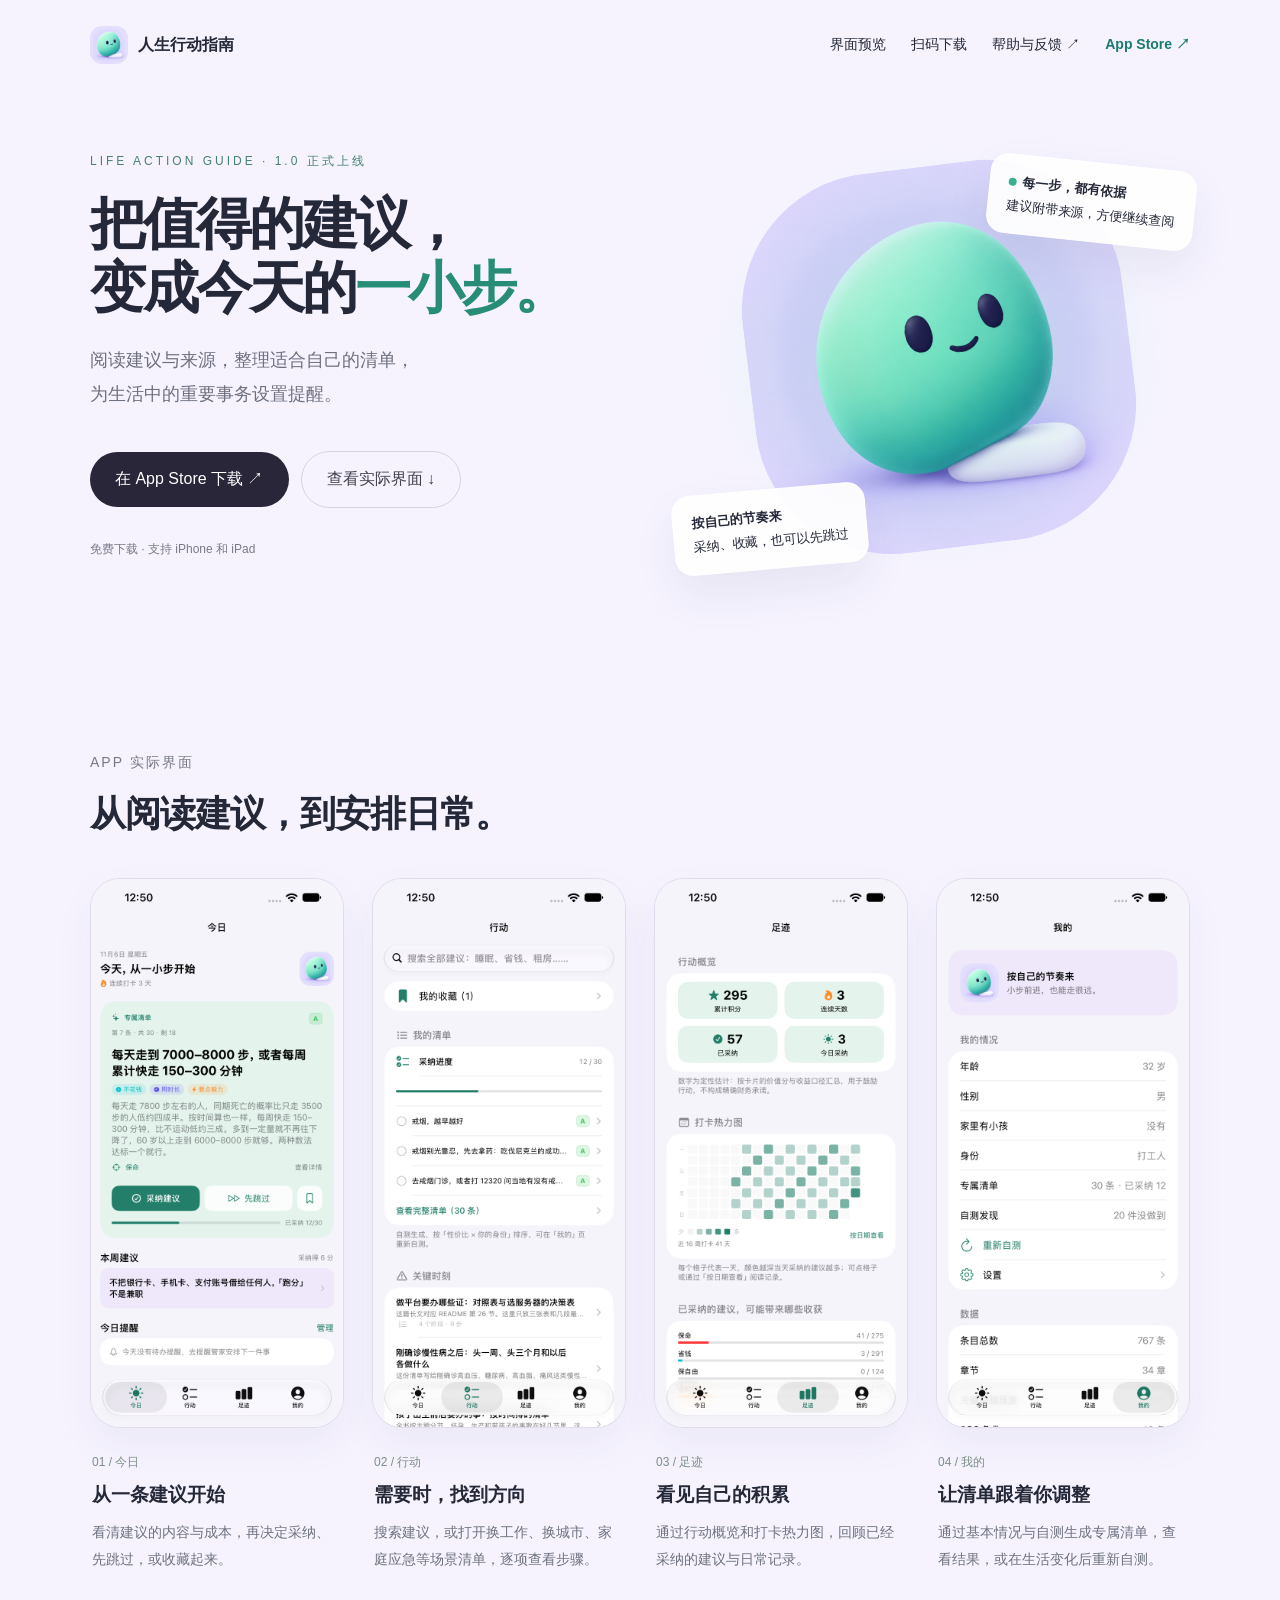
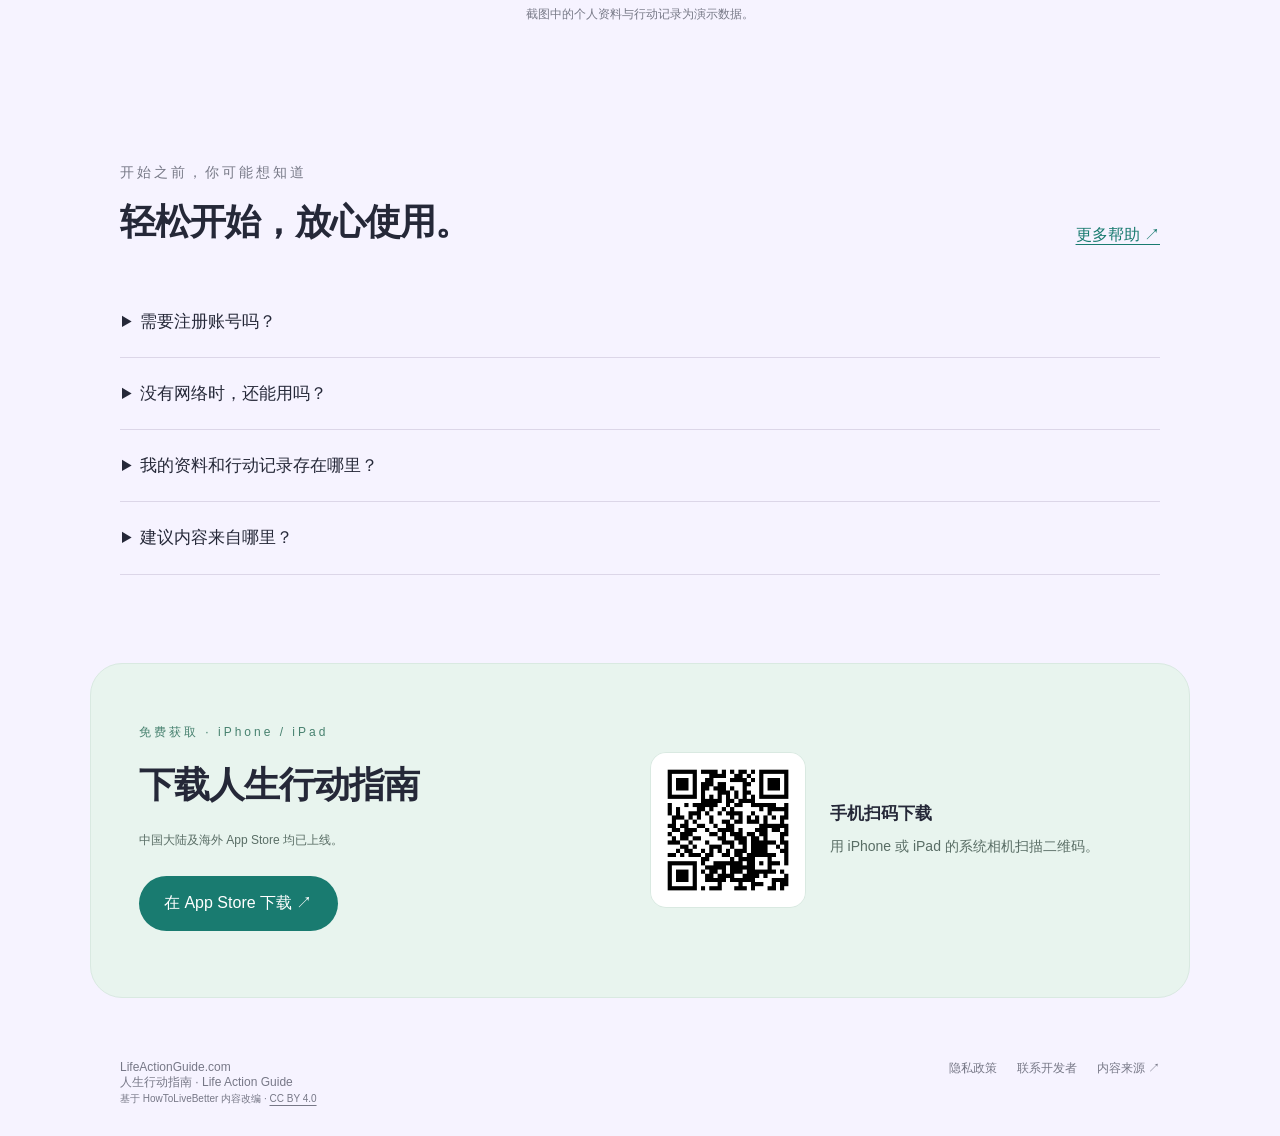
<file: index.html>
<!doctype html><html lang="zh-CN"><head><meta charset="utf-8"><meta name="viewport" content="width=device-width,initial-scale=1"><title>人生行动指南 · App Store 正式版</title><meta name="description" content="人生行动指南 1.0 已在中国大陆及海外 App Store 上架。每天从一条有依据的建议开始，用专属清单、行动记录和本地提醒，把建议变成行动。适用于 iPhone 和 iPad。"><meta property="og:type" content="website"><meta property="og:title" content="人生行动指南 1.0 · App Store 正式版"><meta property="og:description" content="把值得的建议，变成今天的一小步。中国大陆及海外 App Store 均可免费下载 iPhone 和 iPad 版。"><meta property="og:image" content="https://lifeactionguide.com/logo.png"><meta property="og:url" content="https://lifeactionguide.com/"><link rel="icon" href="logo.png"><link rel="stylesheet" href="style.css"><link rel="stylesheet" href="home.css"></head><body class="warm"><nav class="home-nav"><a class="brand" href="index.html"><img src="logo.png" alt="人生行动指南 logo">人生行动指南</a><div class="links"><a href="#screenshots">界面预览</a><a href="#download">扫码下载</a><a href="support.html">帮助与反馈 ↗</a><a class="nav-download" href="https://apps.apple.com/app/id6831459414" target="_blank" rel="noopener">App Store ↗</a></div></nav><main><section class="hero"><div><p class="eyebrow">LIFE ACTION GUIDE · 1.0 正式上线</p><h1>把值得的建议，<br><span class="hero-title-line">变成今天的<em>一小步。</em></span></h1><p class="intro">阅读建议与来源，整理适合自己的清单，<br>为生活中的重要事务设置提醒。</p><a class="cta" href="https://apps.apple.com/app/id6831459414" target="_blank" rel="noopener">在 App Store 下载 ↗</a><a class="cta secondary" href="#screenshots">查看实际界面 ↓</a><p class="small">免费下载 · 支持 iPhone 和 iPad</p></div><div class="art"><img class="mascot" src="logo.png" alt="薄荷绿色的微笑小伙伴"><div class="float f1"><b><span class="dot"></span>每一步，都有依据</b>建议附带来源，方便继续查阅</div><div class="float f2"><b>按自己的节奏来</b>采纳、收藏，也可以先跳过</div></div></section><section id="screenshots" class="screenshots" aria-labelledby="screenshots-title">
  <div class="heading"><div><p class="eyebrow">APP 实际界面</p><h2 id="screenshots-title">从阅读建议，到安排日常。</h2></div></div>
  <div class="screen-grid">
    <figure class="screen-item"><div class="screen-preview"><img src="assets/screenshots/today.png" width="1320" height="2868" loading="lazy" decoding="async" alt="今日页面：建议卡片、成本标签，以及采纳、跳过和收藏按钮"></div><figcaption><span class="num">01 / 今日</span><h3>从一条建议开始</h3><p>看清建议的内容与成本，再决定采纳、先跳过，或收藏起来。</p></figcaption></figure>
    <figure class="screen-item"><div class="screen-preview"><img src="assets/screenshots/actions.png" width="1320" height="2868" loading="lazy" decoding="async" alt="行动页面：专属清单、采纳进度、关键时刻场景和搜索入口"></div><figcaption><span class="num">02 / 行动</span><h3>需要时，找到方向</h3><p>搜索建议，或打开换工作、换城市、家庭应急等场景清单，逐项查看步骤。</p></figcaption></figure>
    <figure class="screen-item"><div class="screen-preview"><img src="assets/screenshots/footprints.png" width="1320" height="2868" loading="lazy" decoding="async" alt="足迹页面：行动概览、连续天数和打卡热力图"></div><figcaption><span class="num">03 / 足迹</span><h3>看见自己的积累</h3><p>通过行动概览和打卡热力图，回顾已经采纳的建议与日常记录。</p></figcaption></figure>
    <figure class="screen-item"><div class="screen-preview"><img src="assets/screenshots/profile.png" width="1320" height="2868" loading="lazy" decoding="async" alt="我的页面：个人情况、自测结果、重新自测和设置入口"></div><figcaption><span class="num">04 / 我的</span><h3>让清单跟着你调整</h3><p>通过基本情况与自测生成专属清单，查看结果，或在生活变化后重新自测。</p></figcaption></figure>
  </div>
  <p class="screen-note">截图中的个人资料与行动记录为演示数据。</p>
</section>
<section class="home-faq" aria-labelledby="faq-title"><div class="heading"><div><p class="eyebrow">开始之前，你可能想知道</p><h2 id="faq-title">轻松开始，放心使用。</h2></div><a class="text-link" href="support.html">更多帮助 ↗</a></div><details><summary>需要注册账号吗？</summary><p>不需要。你可以直接阅读主要内容，基本情况与自测也可以跳过，之后再按需要填写。</p></details><details><summary>没有网络时，还能用吗？</summary><p>主要知识内容可以离线阅读。打开外部参考资料、官网或发送反馈邮件时，需要网络连接。</p></details><details><summary>我的资料和行动记录存在哪里？</summary><p>个人资料、自测答案和行动记录保存在设备本地。你可以在 App 设置中导出或恢复备份，也可以清除本机资料。<a class="text-link" href="privacy.html">了解隐私政策 ↗</a></p></details><details><summary>建议内容来自哪里？</summary><p>内容改编自开源项目《高性价比人生指南》（HowToLiveBetter），依照 CC BY 4.0 许可使用。建议详情保留来源供你查阅。<a class="text-link" href="https://github.com/eternity4719/HowToLiveBetter" target="_blank" rel="noopener">查看原项目 ↗</a></p></details></section>
<section id="download" class="download-section" aria-labelledby="download-title">
  <div class="download-copy">
    <p class="eyebrow">免费获取 · iPhone / iPad</p>
    <h2 id="download-title">下载人生行动指南</h2>
    <p class="download-note">中国大陆及海外 App Store 均已上线。</p>
    <a class="cta" href="https://apps.apple.com/app/id6831459414" target="_blank" rel="noopener">在 App Store 下载 ↗</a>
  </div>
  <div class="download-qr">
    <img src="assets/app-store-qr.png" width="370" height="370" alt="人生行动指南 App Store 下载二维码" loading="lazy">
    <div><h3>手机扫码下载</h3><p>用 iPhone 或 iPad 的系统相机扫描二维码。</p></div>
  </div>
</section></main><footer><span>LifeActionGuide.com<br>人生行动指南 · Life Action Guide<br><small>基于 HowToLiveBetter 内容改编 · <a href="https://creativecommons.org/licenses/by/4.0/" target="_blank" rel="noopener">CC BY 4.0</a></small></span><div><a href="privacy.html">隐私政策</a><a href="support.html">联系开发者</a><a href="https://github.com/eternity4719/HowToLiveBetter" target="_blank" rel="noopener">内容来源 ↗</a></div></footer></body></html>
</file>
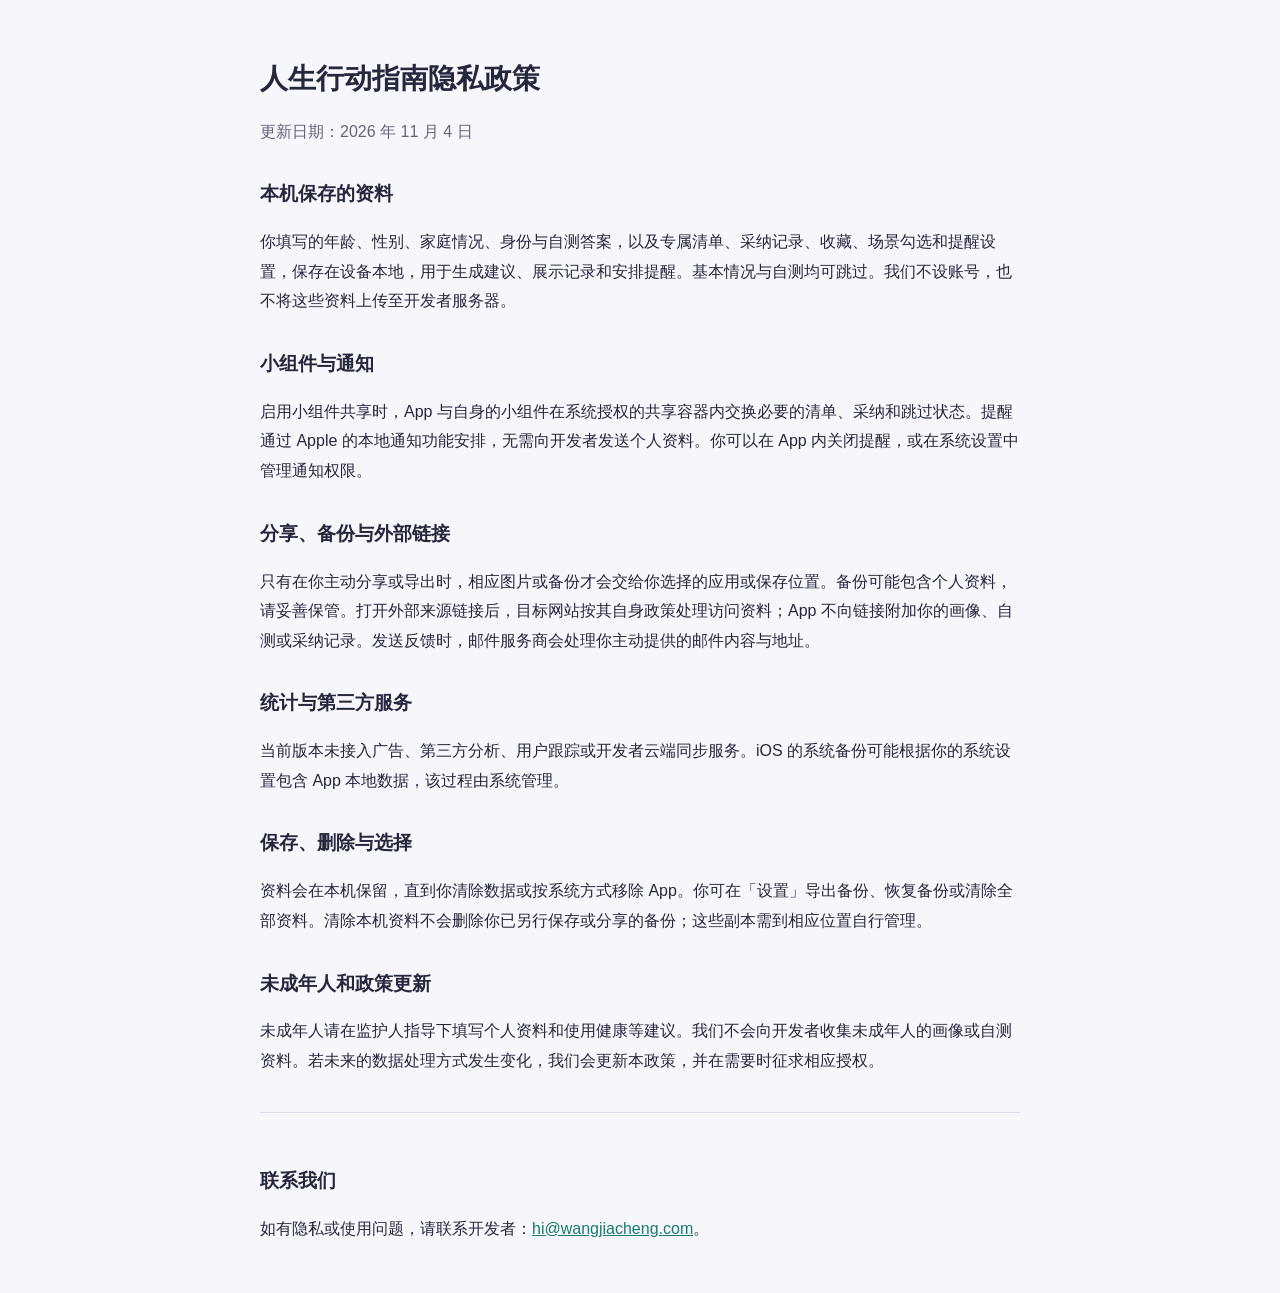
<file: privacy/index.html>
<!doctype html><html lang="zh-CN"><head><meta charset="utf-8"><meta name="viewport" content="width=device-width,initial-scale=1"><meta http-equiv="refresh" content="0;url=../privacy.html"><title>人生行动指南 · 隐私政策</title><link rel="canonical" href="https://lifeactionguide.com/privacy.html"></head><body><p>正在打开隐私政策。如果没有自动跳转，请<a href="../privacy.html">查看完整隐私政策</a>。</p></body></html>
</file>
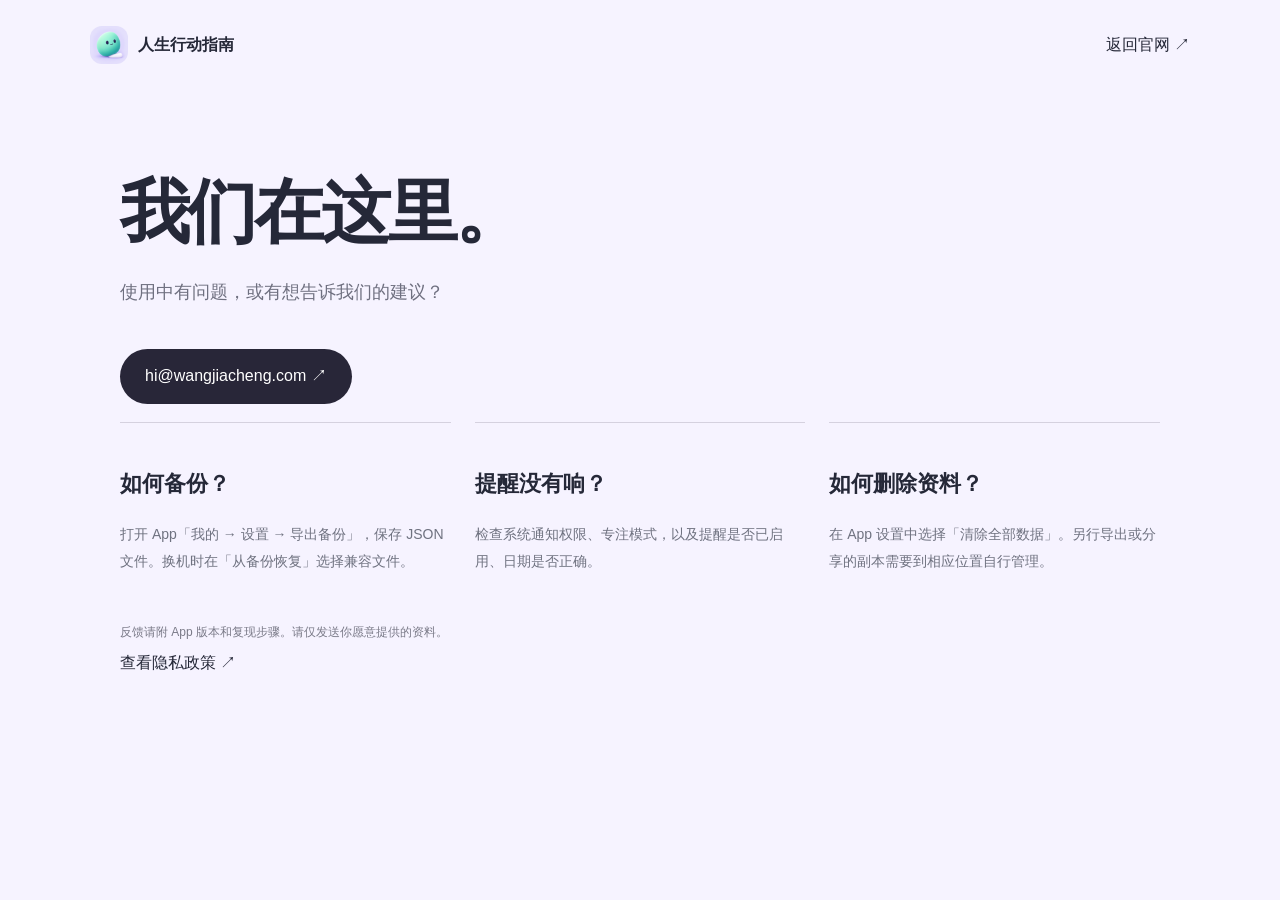
<file: support/index.html>
<!doctype html><html lang="zh-CN"><meta charset="utf-8"><meta name="viewport" content="width=device-width,initial-scale=1"><title>帮助与反馈 · 人生行动指南</title><link rel="stylesheet" href="../style.css"><body><nav><a class="brand" href="../"><img src="../logo.png" alt="logo">人生行动指南</a><a href="../">返回官网 ↗</a></nav><main class="features"><h1>我们在这里。</h1><p class="intro">使用中有问题，或有想告诉我们的建议？</p><a class="cta" href="mailto:hi@wangjiacheng.com">hi@wangjiacheng.com ↗</a><div class="grid"><article class="feature"><h3>如何备份？</h3><p>打开 App「我的 → 设置 → 导出备份」，保存 JSON 文件。换机时在「从备份恢复」选择兼容文件。</p></article><article class="feature"><h3>提醒没有响？</h3><p>检查系统通知权限、专注模式，以及提醒是否已启用、日期是否正确。</p></article><article class="feature"><h3>如何删除资料？</h3><p>在 App 设置中选择「清除全部数据」。另行导出或分享的副本需要到相应位置自行管理。</p></article></div><p class="small">反馈请附 App 版本和复现步骤。请仅发送你愿意提供的资料。</p><a href="../privacy/">查看隐私政策 ↗</a></main></body></html>
</file>
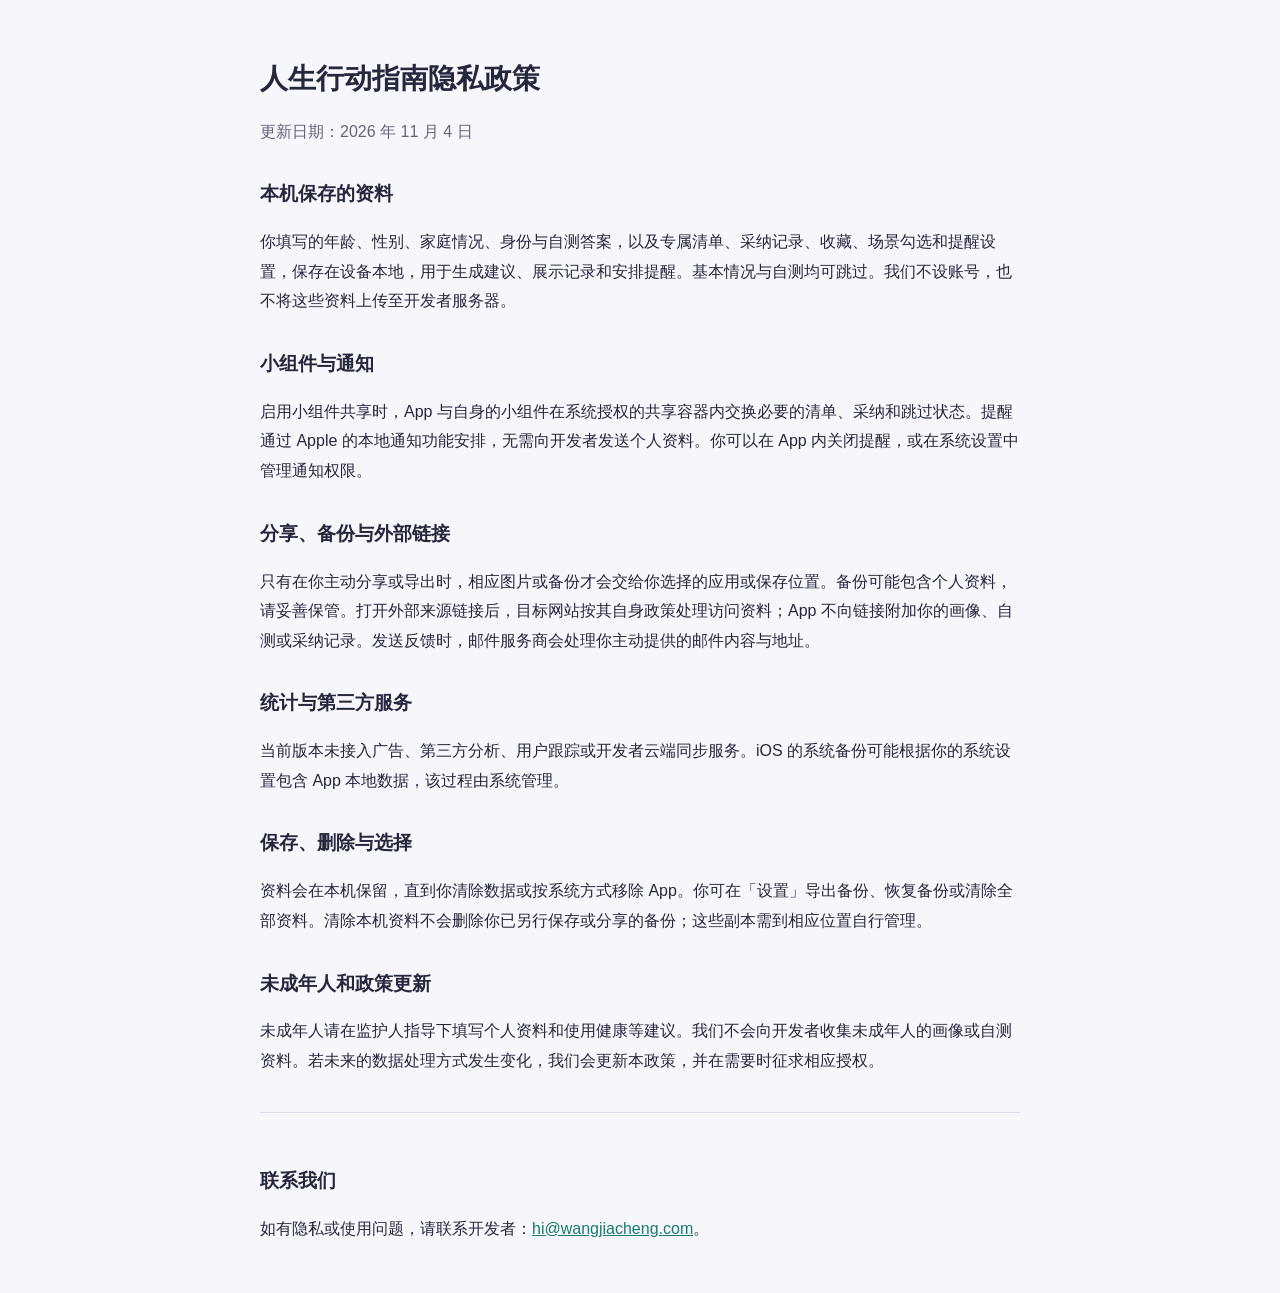
<file: privacy.html>
<!doctype html><html lang="zh-CN"><head><meta charset="utf-8"><meta name="viewport" content="width=device-width,initial-scale=1"><title>人生行动指南 · 隐私政策</title><style>body{font-family:-apple-system,BlinkMacSystemFont,"PingFang SC",sans-serif;background:#f7f7fb;color:#25283c;line-height:1.85;margin:0}main{max-width:760px;padding:40px 24px;margin:auto}h1{font-size:28px;line-height:1.4}h2{font-size:19px;margin-top:30px}p{margin:10px 0}a{color:#197b70}.date{color:#626579}footer{border-top:1px solid #ddddec;margin-top:36px;padding-top:20px}</style></head><body><main><h1>人生行动指南隐私政策</h1><p class="date">更新日期：2026 年 11 月 4 日</p><section><h2>本机保存的资料</h2><p>你填写的年龄、性别、家庭情况、身份与自测答案，以及专属清单、采纳记录、收藏、场景勾选和提醒设置，保存在设备本地，用于生成建议、展示记录和安排提醒。基本情况与自测均可跳过。我们不设账号，也不将这些资料上传至开发者服务器。</p></section><section><h2>小组件与通知</h2><p>启用小组件共享时，App 与自身的小组件在系统授权的共享容器内交换必要的清单、采纳和跳过状态。提醒通过 Apple 的本地通知功能安排，无需向开发者发送个人资料。你可以在 App 内关闭提醒，或在系统设置中管理通知权限。</p></section><section><h2>分享、备份与外部链接</h2><p>只有在你主动分享或导出时，相应图片或备份才会交给你选择的应用或保存位置。备份可能包含个人资料，请妥善保管。打开外部来源链接后，目标网站按其自身政策处理访问资料；App 不向链接附加你的画像、自测或采纳记录。发送反馈时，邮件服务商会处理你主动提供的邮件内容与地址。</p></section><section><h2>统计与第三方服务</h2><p>当前版本未接入广告、第三方分析、用户跟踪或开发者云端同步服务。iOS 的系统备份可能根据你的系统设置包含 App 本地数据，该过程由系统管理。</p></section><section><h2>保存、删除与选择</h2><p>资料会在本机保留，直到你清除数据或按系统方式移除 App。你可在「设置」导出备份、恢复备份或清除全部资料。清除本机资料不会删除你已另行保存或分享的备份；这些副本需到相应位置自行管理。</p></section><section><h2>未成年人和政策更新</h2><p>未成年人请在监护人指导下填写个人资料和使用健康等建议。我们不会向开发者收集未成年人的画像或自测资料。若未来的数据处理方式发生变化，我们会更新本政策，并在需要时征求相应授权。</p></section><footer><h2>联系我们</h2><p>如有隐私或使用问题，请联系开发者：<a href="mailto:hi@wangjiacheng.com">hi@wangjiacheng.com</a>。</p></footer></main></body></html>
</file>
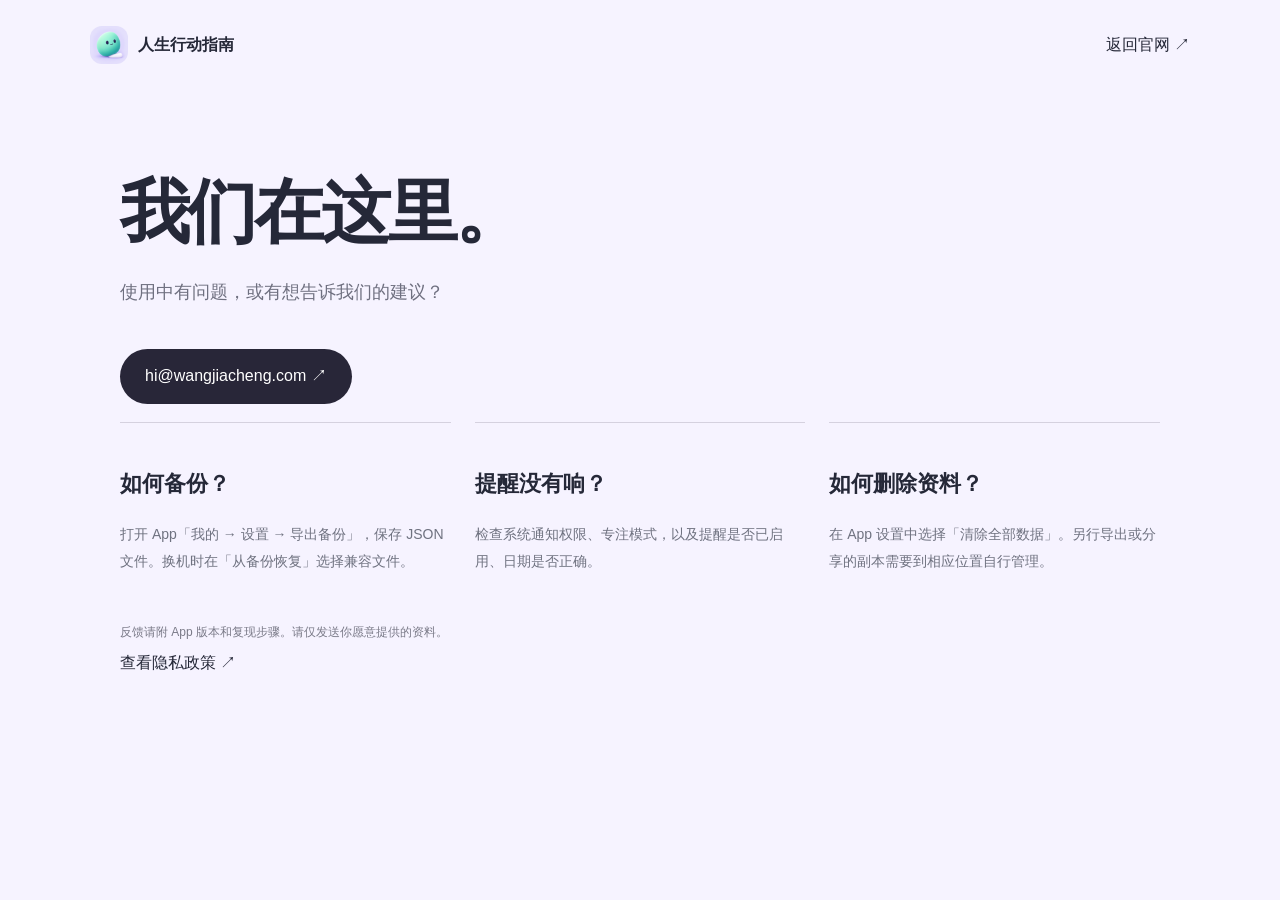
<file: support.html>
<!doctype html><html lang="zh-CN"><meta charset="utf-8"><meta name="viewport" content="width=device-width,initial-scale=1"><title>帮助与反馈 · 人生行动指南</title><link rel="stylesheet" href="style.css"><body><nav><a class="brand" href="index.html"><img src="logo.png" alt="logo">人生行动指南</a><a href="index.html">返回官网 ↗</a></nav><main class="features"><h1>我们在这里。</h1><p class="intro">使用中有问题，或有想告诉我们的建议？</p><a class="cta" href="mailto:hi@wangjiacheng.com">hi@wangjiacheng.com ↗</a><div class="grid"><article class="feature"><h3>如何备份？</h3><p>打开 App「我的 → 设置 → 导出备份」，保存 JSON 文件。换机时在「从备份恢复」选择兼容文件。</p></article><article class="feature"><h3>提醒没有响？</h3><p>检查系统通知权限、专注模式，以及提醒是否已启用、日期是否正确。</p></article><article class="feature"><h3>如何删除资料？</h3><p>在 App 设置中选择「清除全部数据」。另行导出或分享的副本需要到相应位置自行管理。</p></article></div><p class="small">反馈请附 App 版本和复现步骤。请仅发送你愿意提供的资料。</p><a href="privacy.html">查看隐私政策 ↗</a></main></body></html>
</file>
<file: style.css>
*{box-sizing:border-box}html{scroll-behavior:smooth}body{margin:0;font-family:-apple-system,BlinkMacSystemFont,"PingFang SC",sans-serif;color:#252838;background:#f6f3ff}a{color:inherit;text-decoration:none}button{font:inherit;cursor:pointer}.switch{background:#292638;color:white;display:flex;justify-content:center;gap:30px;padding:14px;font-size:13px;position:sticky;top:0;z-index:5}.switch a.active{color:#9ff0d7}.switch span{color:#bfbacb}nav{max-width:1160px;margin:auto;padding:26px 30px;display:flex;justify-content:space-between;align-items:center}nav .brand{display:flex;align-items:center;gap:10px;font-weight:700}nav img{width:38px;border-radius:12px}nav .links{display:flex;gap:25px;font-size:14px}.hero{max-width:1160px;margin:40px auto 90px;padding:25px 30px;display:grid;grid-template-columns:1.05fr 1fr;gap:70px;align-items:center}.eyebrow{font-size:12px;letter-spacing:3px;color:#47816f}h1{font-size:clamp(44px,5.5vw,76px);line-height:1.15;font-weight:650;letter-spacing:-3px;margin:22px 0}h1 em{font-style:normal;color:#278d77}.intro{font-size:18px;line-height:1.9;color:#6f7080;max-width:440px}.cta{border:0;border-radius:100px;background:#282638;color:white;padding:17px 25px;margin:22px 12px 18px 0;display:inline-block}.secondary{background:transparent;border:1px solid #d7d3e2;color:#454251}.small{font-size:12px;color:#7a7a88}.art{min-height:460px;position:relative;display:flex;align-items:center;justify-content:center;background:radial-gradient(ellipse,#d1f5e9,transparent 65%);border-radius:60px}.mascot{width:76%;border-radius:36%;mix-blend-mode:multiply;transform:rotate(-7deg)}.float{position:absolute;background:#ffffffed;border:1px solid white;border-radius:18px;padding:18px;box-shadow:0 20px 45px #3c305b13;font-size:13px}.f1{top:35px;right:-5px;transform:rotate(6deg)}.f2{bottom:18px;left:-15px;transform:rotate(-5deg)}.float b{display:block;margin-bottom:6px}.dot{display:inline-block;width:8px;height:8px;border-radius:50%;background:#3baf92;margin-right:6px}.features{max-width:1100px;margin:0 auto;padding:60px 30px 90px}.heading{display:flex;align-items:end;justify-content:space-between;gap:25px;margin-bottom:40px}.heading h2{font-size:36px;line-height:1.3;letter-spacing:-1px;margin:0}.heading p{font-size:14px;color:#777987;line-height:1.8}.grid{display:grid;grid-template-columns:repeat(3,1fr);gap:24px}.feature{border-top:1px solid #d5d1df;padding:24px 0}.num{font-size:12px;color:#7c8f87}.feature h3{font-size:22px;font-weight:600}.feature p{font-size:14px;line-height:1.9;color:#6f7280}.bottom{padding:65px 30px;background:#e6f2ec;text-align:center}.bottom h2{font-size:32px}.bottom p{color:#69766f;line-height:1.9}footer{max-width:1100px;margin:auto;padding:30px;display:flex;justify-content:space-between;font-size:12px;color:#777887;gap:20px}footer div{display:flex;gap:20px}.phone{display:none}.domain{font-family:monospace;font-size:12px;color:#727c77;margin-top:22px}.case-note{font-size:11px;letter-spacing:1px;text-align:center;color:#90899d;margin:10px}.minimal{background:#fafafa}.minimal .hero{text-align:center;display:flex;flex-direction:column;gap:35px;margin-top:25px}.minimal .intro{max-width:600px;margin:auto}.minimal h1{font-size:clamp(46px,6vw,80px);letter-spacing:-4px}.minimal .art{width:100%;min-height:420px;background:#eeefef;border-radius:32px;overflow:hidden}.minimal .mascot{display:none}.minimal .phone{display:block;width:270px;background:#fcfcfa;border:8px solid #282b2e;border-bottom:0;border-radius:43px 43px 0 0;text-align:left;padding:32px 17px;transform:translateY(65px);box-shadow:0 15px 50px #0002}.phone h3{margin:20px 0 8px;font-size:22px}.phone p{font-size:12px;line-height:1.8;color:#7c7e84}.phone .tile{background:white;border:1px solid #e7e8e4;border-radius:15px;padding:16px}.phone button{padding:11px;background:#2a8e79;border:0;border-radius:9px;color:white;width:100%;font-size:12px}.phone .label{color:#2c957c;font-size:11px}.minimal .f1{right:10%;top:70px}.minimal .f2{left:8%;bottom:60px}.minimal .bottom{background:#ededee}.editorial{background:#f8f5ed;color:#263b2f}.editorial nav{border-bottom:1px solid #c7cec0}.editorial .hero{grid-template-columns:1.4fr 1fr;gap:40px;margin-top:0;margin-bottom:40px}.editorial h1{font-family:"Songti SC","Noto Serif SC",serif;font-weight:500;line-height:1.3;letter-spacing:0;font-size:clamp(48px,5vw,70px)}.editorial h1 em{color:#738863}.editorial .art{background:#e8ecdf;border-radius:0;min-height:490px;align-items:end;overflow:hidden}.editorial .mascot{width:100%;border-radius:0;mix-blend-mode:multiply;transform:none}.editorial .float{box-shadow:none;border-radius:0;border:1px solid #b8c5ac}.editorial .f1{right:20px;top:30px;transform:none}.editorial .f2{left:20px;bottom:25px;transform:none}.editorial .cta{border-radius:0;background:#304934}.editorial .secondary{background:transparent;color:#304934}.editorial .features{border-top:1px solid #c7cec0;padding-top:40px}.editorial .feature{border-color:#bdc8b3}.editorial .bottom{background:#e8ecdf}.editorial .heading h2{font-family:"Songti SC",serif}.toast{border:0;border-radius:24px;padding:35px;max-width:400px;box-shadow:0 20px 80px #0003;color:#252838}.toast::backdrop{background:#25283866}.toast p{line-height:1.9}.toast button{background:#288c77;color:white;border:0;padding:12px 22px;border-radius:30px}@media(max-width:700px){.switch{gap:15px;font-size:11px}.switch span{display:none}nav{padding:20px}.links a:first-child{display:none}.hero,.editorial .hero{grid-template-columns:1fr;margin:0 auto 35px;padding:20px;gap:25px}h1{letter-spacing:-2px}.intro{font-size:16px}.art{min-height:350px}.f1{right:0}.f2{left:0}.features{padding:35px 20px}.grid{grid-template-columns:1fr;gap:0}.heading{display:block}.heading h2{font-size:29px}.minimal .hero{gap:0}.minimal .art{min-height:380px}.minimal .float{font-size:11px;padding:12px}.minimal .f1{right:0;top:25px}.minimal .f2{left:0;bottom:20px}.editorial .art{min-height:370px}footer{flex-direction:column}.bottom{padding:40px 20px}}
.hero{margin-top:12px}footer small a{text-decoration:underline;text-underline-offset:3px}a:focus-visible,button:focus-visible{outline:3px solid #278d77;outline-offset:5px}dialog{max-width:min(400px,90vw)}@media(prefers-reduced-motion:reduce){html{scroll-behavior:auto}}
</file>
<file: home.css>
.screenshots{max-width:1160px;margin:0 auto;padding:48px 30px 88px;scroll-margin-top:24px}
.nav-download{color:#197b70;font-weight:600;white-space:nowrap}
.small{line-height:1.9}
.download-section{max-width:1100px;margin:0 auto 32px;padding:48px;display:grid;grid-template-columns:1fr 1.1fr;gap:64px;background:#e8f4ee;border:1px solid #d9e9e1;border-radius:32px;scroll-margin-top:24px}
.download-copy h2{font-size:36px;line-height:1.35;letter-spacing:-1px;margin:20px 0}.download-copy>p:not(.eyebrow){font-size:15px;line-height:1.9;color:#596d65}.download-copy .cta{background:#197b70;margin-top:12px}.download-copy .download-note{font-size:12px!important;margin-top:0}
.download-qr{display:flex;align-items:center;align-self:center;gap:24px}.download-qr img{width:156px;height:156px;background:white;border:1px solid #d9e9e1;border-radius:16px;flex-shrink:0}.download-qr h3{font-size:17px;line-height:1.5;margin:0 0 8px}.download-qr p{font-size:14px;line-height:1.8;color:#596d65;margin:0}
@media(max-width:1000px){.download-section{margin:0 30px 32px;padding:36px;gap:36px}}
@media(max-width:700px){.download-section{grid-template-columns:1fr;margin:0 20px 28px;padding:28px 24px;gap:24px;border-radius:24px}.download-copy h2{font-size:29px}.home-nav .links a:nth-child(3){display:none}.download-qr{gap:16px}.download-qr img{width:112px;height:112px}}
.screenshots .heading{align-items:center}.screenshots .eyebrow{margin:0 0 16px;letter-spacing:2px}
.screen-grid{display:grid;grid-template-columns:repeat(4,minmax(0,1fr));gap:28px}
.screen-item{margin:0;min-width:0}.screen-preview{display:block;border:1px solid #e1dceb;border-radius:30px;overflow:hidden;background:#f7f4fc;box-shadow:0 16px 40px #34214d0d;transition:transform .2s ease,box-shadow .2s ease}
.screen-preview:hover{transform:translateY(-5px);box-shadow:0 22px 45px #34214d18}
.screen-preview img{display:block;width:100%;height:auto}.screen-item figcaption{padding:24px 2px 0}.screen-item h3{font-size:19px;font-weight:600;line-height:1.5;margin:10px 0}.screen-item p{font-size:14px;color:#6f7280;line-height:1.9;margin:0}.screen-note{font-size:12px;color:#777987;text-align:center;line-height:1.8;margin:32px 0 0}
.home-faq{max-width:1100px;margin:auto;padding:32px 30px 88px}.text-link{color:#197b70;text-decoration:underline;text-underline-offset:4px}.home-faq details{border-bottom:1px solid #dcd6e8;padding:0 2px}.home-faq summary{cursor:pointer;font-size:17px;font-weight:500;padding:22px 0;line-height:1.6}.home-faq details p{max-width:780px;font-size:15px;line-height:1.9;color:#6f7280;margin:0 0 24px}.home-faq details p a{white-space:nowrap}.home-faq summary:focus-visible{outline:3px solid #278d77;outline-offset:4px}
@media(max-width:1000px){.screen-grid{grid-template-columns:repeat(2,minmax(0,1fr));gap:40px 32px;max-width:690px;margin:auto}.screen-preview{max-width:280px;margin:auto}.screen-item figcaption{max-width:280px;margin:auto}.home-nav .links{gap:18px}}
@media(max-width:700px){.home-nav .brand{font-size:14px}.home-nav .links{font-size:12px;gap:16px}.screenshots{padding:40px 20px 56px}.screenshots .heading p br{display:none}.screen-grid{gap:36px 20px}.screen-preview{border-radius:23px}.screen-item figcaption{padding-top:20px}.screen-item h3{font-size:18px}.screen-item p{font-size:13px}.home-faq{padding:30px 20px 56px}.home-faq summary{font-size:16px}.home-faq .heading .text-link{display:inline-block;margin-top:22px}}
@media(max-width:480px){.screen-grid{grid-template-columns:1fr;gap:40px}.screen-preview,.screen-item figcaption{max-width:270px}.screen-item h3{font-size:21px}.screen-item p{font-size:14px}.screen-note{text-align:left;max-width:270px;margin:28px auto 0}}
@media(prefers-reduced-motion:reduce){.screen-preview{transition:none}.screen-preview:hover{transform:none}}
@media(max-width:700px){.home-nav .links a:first-child{display:inline}.home-nav .links a:nth-child(2){display:none}}
.hero h1{font-size:clamp(28px,4.6vw,56px)}.hero-title-line{white-space:nowrap}
@media(max-width:700px){.hero h1{font-size:clamp(24px,8.3vw,48px)}}
</file>
